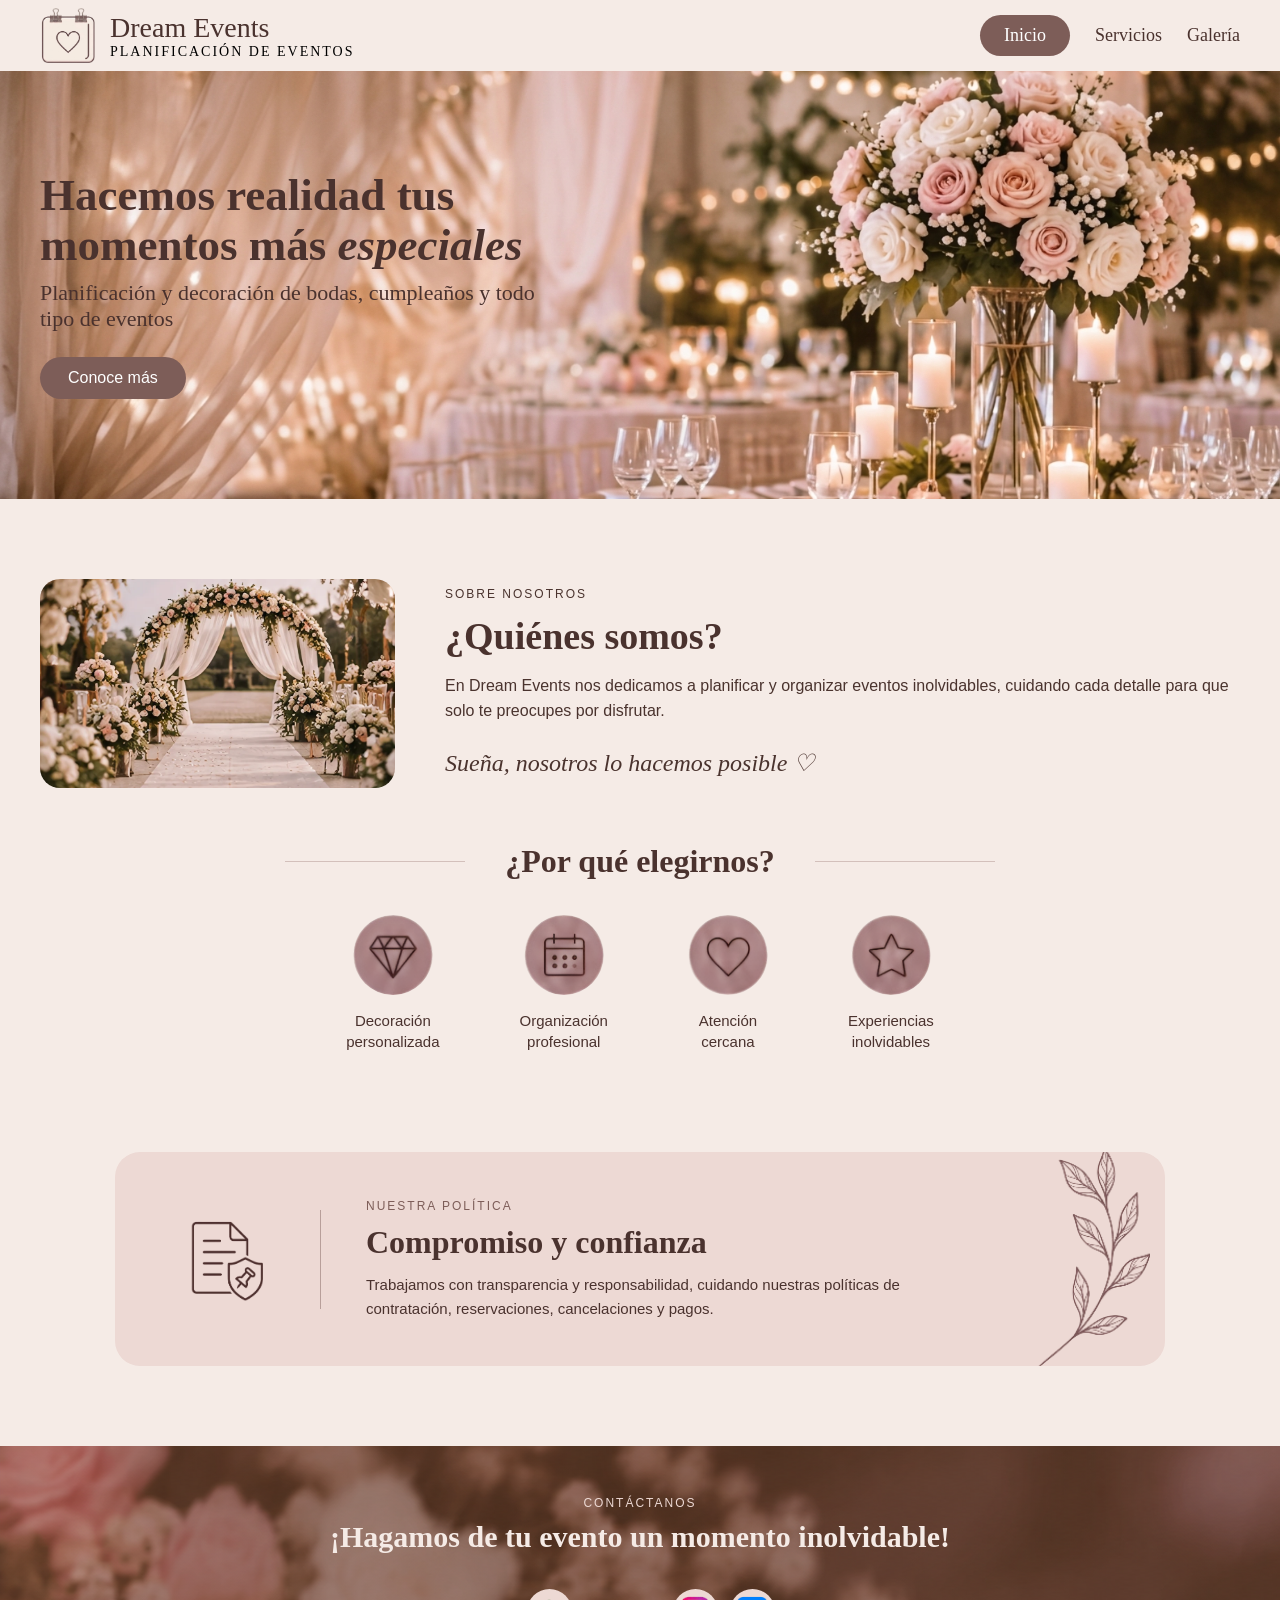
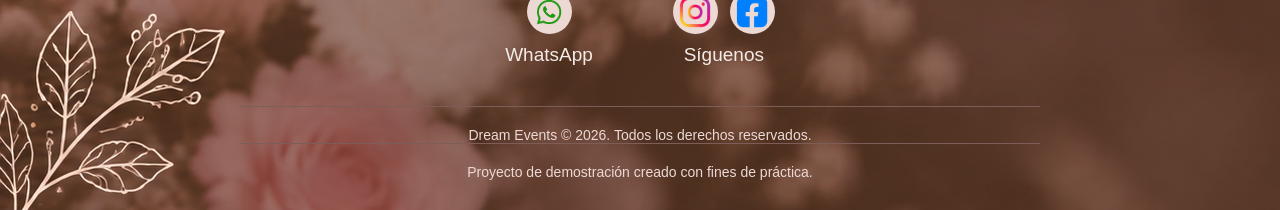
<file: index.html>
<!DOCTYPE html>
<html lang="es">
<head>
    <meta charset="UTF-8">
    <meta name="viewport" content="width=device-width, initial-scale=1.0">
    <meta name="description" content="Planificación y decoración de bodas, cumpleaños y eventos especiales. Atención personalizada. ¡Cotiza tu evento por WhatsApp!">
    <meta property="og:title" content="Dream Events">
    <meta property="og:description" content="Visita nuestro enlace para poder acceder a toda la 
    información que debes saber para planificar tus eventos más especiales">
    <meta property="og:image" content="https://i.postimg.cc/x1cxjT02/img-banner.jpg">
    <meta property="og:url" content="https://crismely-baez.github.io/Dream-Events/">
    <meta name="google-site-verification" content="7ms36L4c7AofAOpZBSWdG74jmXTn4gAqBpUHyCl5rnc" />
    <title>Dream Events</title>
    <link rel="stylesheet" href="index.css">
    <link rel="icon" type="image/png" href="img/logo.png">
    <link rel="apple-touch-icon" href="img/logo.png">
</head>
<body>
    <header class="menu">
        <div class="marca">
            <div class="logo-menu">
                <img src="img/logo.png" alt="Logo de Dream Events">
            </div>

            <div class="text-menu">
                <p class="titulo-logo">Dream Events</p>
                <p class="subtitulo-logo">PLANIFICACIÓN DE EVENTOS</p>
            </div>
        </div>

        <nav class="contenedor-enlaces">
            <a href="index.html" class="activo">Inicio</a>
            <a href="servicios.html">Servicios</a>
            <a href="galeria.html">Galería</a>
        </nav>
    </header>

    <main>
    <section class="banner">
        <div class="contenido-portada">
            <h1>Hacemos realidad tus momentos más <span class="destacado">especiales</span></h1>
            <p>Planificación y decoración de bodas, cumpleaños y todo tipo de eventos</p>
            <a href="servicios.html" class="btn">Conoce más</a>
        </div>
    </section>

    <section class="nosotros">
        <div class="nosotros-img">
            <img src="img/foto-nosotros.webp" alt="Arco floral decorado para boda">
        </div>

        <div class="nosotros-text">
            <p class="subtitulo-nosotros">SOBRE NOSOTROS</p>
            <h2>¿Quiénes somos?</h2>
            <p>En Dream Events nos dedicamos a planificar y organizar eventos inolvidables, cuidando cada detalle para que solo te preocupes por disfrutar.</p>
            <p class="frase-firma">Sueña, nosotros lo hacemos posible ♡</p>
        </div>
    </section>

    <section class="elegirnos">
        <h2>¿Por qué elegirnos?</h2>

        <div class="contenedor-beneficios">
            <div class="beneficio">
               <div class="icono-beneficio">
                <img src="img/diamante.png" alt="Icono de diamante">
               </div> 
               <p>Decoración <br>personalizada</p>
            </div>

        <div class="beneficio">
            <div class="icono-beneficio">
                <img src="img/calendario.png" alt="Icono de calendario">
            </div>
            <p>Organización <br>profesional</p>
        </div>

        <div class="beneficio">
            <div class="icono-beneficio">
                <img src="img/corazon.png" alt="Icono de corazón">
            </div>
            <p>Atención <br>cercana</p>
        </div>

        <div class="beneficio">
            <div class="icono-beneficio">
                <img src="img/estrella.png" alt="Icono de estrella">
            </div>
            <p>Experiencias <br>inolvidables</p>
        </div>
        </div>
    </section>

    <section class="politicas">
        <div class="tarjeta-politicas">
            <div class="politicas-icono">
                <img src="img/politicas.png" alt="Icono de documento">
            </div>


            <div class="politicas-texto">
                <p class="subtitulo-politicas">NUESTRA POLÍTICA</p>
                <h2>Compromiso y confianza</h2>
                <p>Trabajamos con transparencia y responsabilidad, cuidando nuestras políticas de contratación, reservaciones, 
                    cancelaciones y pagos.</p>
            </div>

            <div class="foto-palmera">
                <img src="img/palmera.png" alt="Ilustración de palmera">
            </div>
        </div>

    </section>
    </main>

    <footer class="footer">
    <p class="subtitulo-footer">CONTÁCTANOS</p>
    <h2>¡Hagamos de tu evento un momento inolvidable!</h2>

    <div class="redes-footer">
        <!-- Grupo de WhatsApp -->
        <div class="grupo-red">
            <a href="https://wa.me/18090000000" target="_blank" class="circulo-red">
                <img src="img/whatsapp.png" alt="WhatsApp">
            </a>
            <p>WhatsApp</p>
        </div>

        <!-- Grupo de Instagram y Facebook -->
        <div class="grupo-red">
            <div class="dos-iconos">
                <a href="https://instagram.com" target="_blank" class="circulo-red">
                    <img src="img/instagram.png" alt="Instagram">
                </a>
                <a href="https://facebook.com" target="_blank" class="circulo-red">
                    <img src="img/facebook.png" alt="Facebook">
                </a>
            </div>
            <p>Síguenos</p>
        </div>
    </div>

    <p class="copyright">Dream Events © 2026. Todos los derechos reservados.</p>
    <p class="copyright">Proyecto de demostración creado con fines de práctica.</p>
</footer>
</body>
</html>
</file>
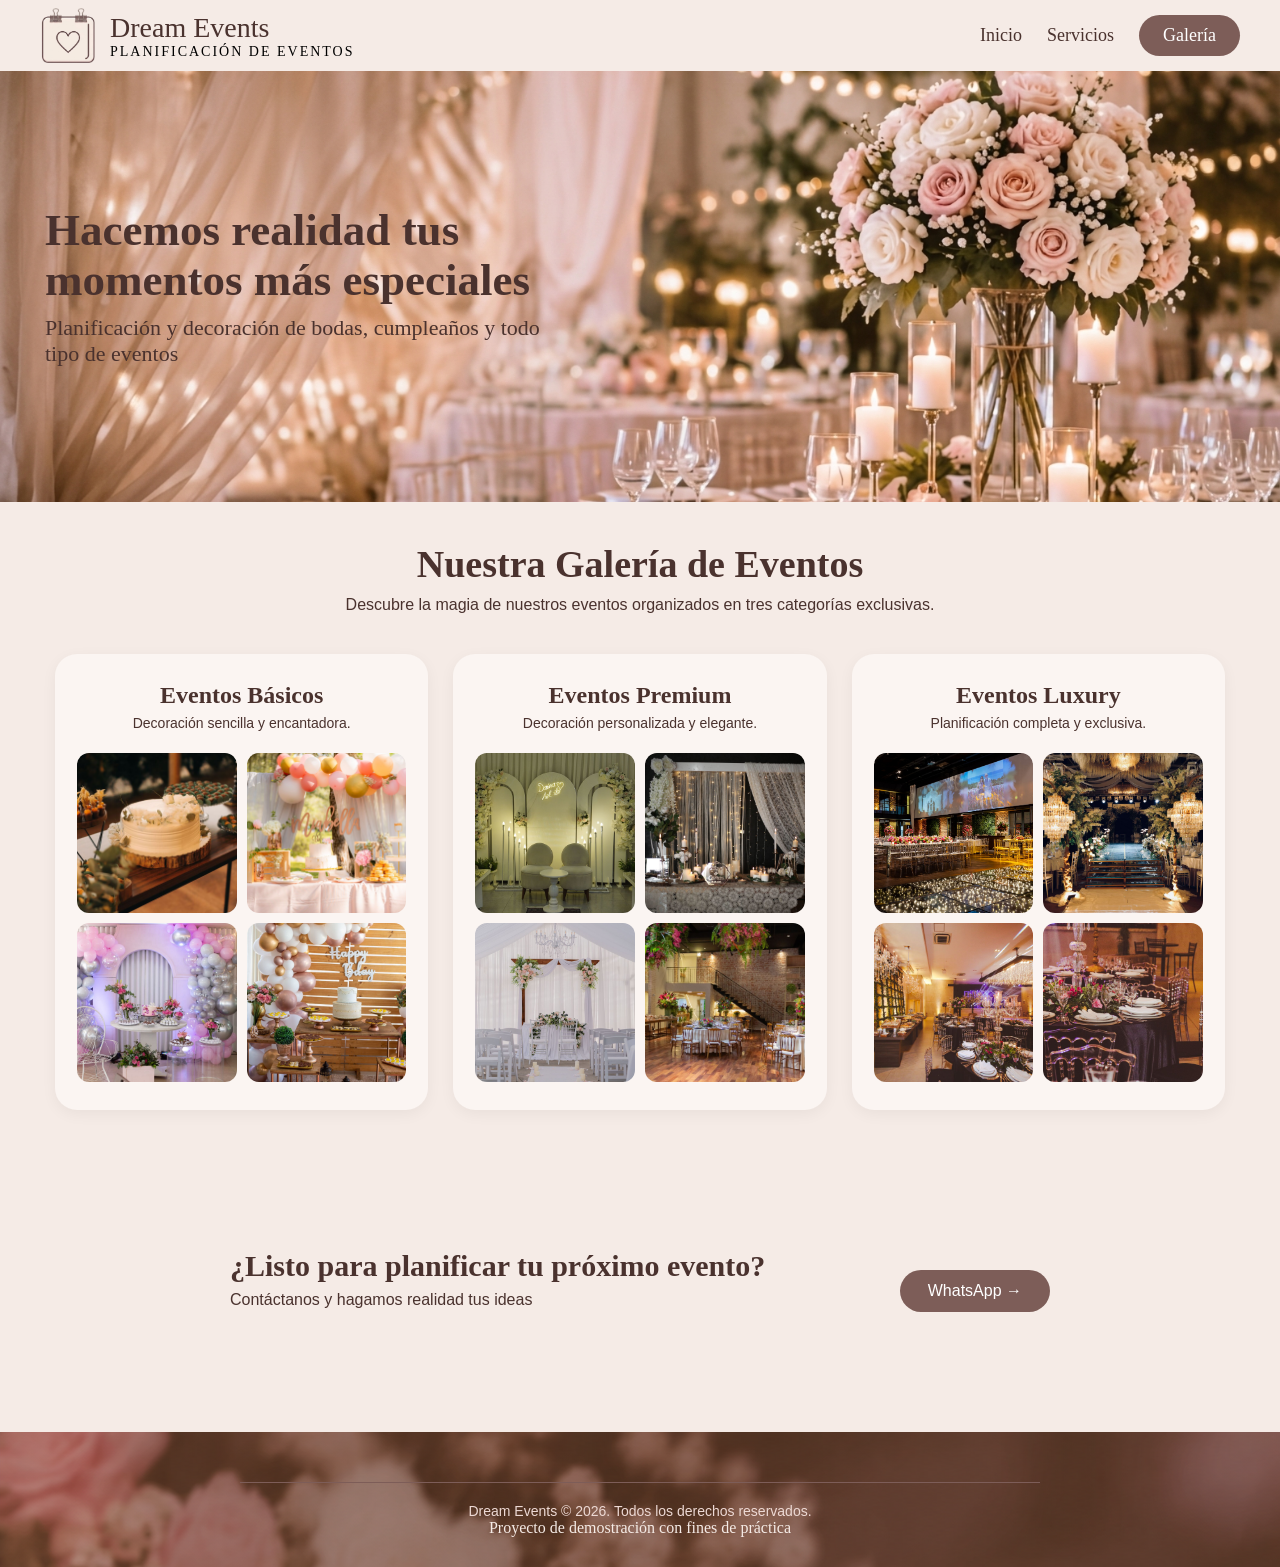
<file: galeria.html>
<!DOCTYPE html>
<html lang="es">
<head>
    <meta charset="UTF-8">
    <meta name="viewport" content="width=device-width, initial-scale=1.0">
    <meta name="description" content="Mira la galería de Dream Events: bodas, cumpleaños y celebraciones que hemos decorado con dedicación. ¡Inspírate para tu evento!">
    <meta property="og:title" content="Galería | Dream Events">
    <meta property="og:description" content="Visita nuestro enlace para fotos de eventos que hemos realizado">
    <meta property="og:image" content="https://i.postimg.cc/x1cxjT02/img-banner.jpg">
    <meta property="og:url" content="https://crismely-baez.github.io/Dream-Events/">
    <title>Galería de eventos y decoraciones | Dream Events </title>
    <link rel="stylesheet" href="galeria.css">
    <link rel="icon" type="image/png" href="img/logo.png">
    <link rel="apple-touch-icon" href="img/logo.png">
</head>
<body>
    <header class="menu">
        <div class="marca">
            <div class="logo-menu">
                <img src="img/logo.png" alt="Logo de Dream Events">
            </div>

            <div class="text-menu">
                <p class="titulo-logo">Dream Events</p>
                <p class="subtitulo-logo">PLANIFICACIÓN DE EVENTOS</p>
            </div>
        </div>

        <nav class="contenedor-enlaces">
            <a href="index.html">Inicio</a>
            <a href="servicios.html">Servicios</a>
            <a href="galeria.html" class="activo">Galería</a>
        </nav>
    </header>

    <main>
        <section class="banner">
        <div class="contenido-portada">
            <h1>Hacemos realidad tus momentos más <span class="destacado">especiales</span></h1>
            <p>Planificación y decoración de bodas, cumpleaños y todo tipo de eventos</p>
        </div>
        </section>

        <section class="galeria">
        <h1>Nuestra Galería de Eventos</h1>
        <p class="subtitulo-galeria">Descubre la magia de nuestros eventos organizados en tres categorías exclusivas.</p>

        <div class="contenedor-galeria">
            <!-- Tarjeta 1: Básicos -->
            <div class="tarjeta-categoria">
                <h2>Eventos Básicos</h2>
                <p>Decoración sencilla y encantadora.</p>
                <div class="mosaico-fotos">
                    <img src="img/paquete-basico/foto1.jpg" alt="Evento básico 1">
                    <img src="img/paquete-basico/foto2.jpg" alt="Evento básico 2">
                    <img src="img/paquete-basico/foto3.jpg" alt="Evento básico 3">
                    <img src="img/paquete-basico/foto4.jpg" alt="Evento básico 4">
                </div>
            </div>

            <!-- Tarjeta 2: Premium -->
            <div class="tarjeta-categoria">
                <h2>Eventos Premium</h2>
                <p>Decoración personalizada y elegante.</p>
                <div class="mosaico-fotos">
                    <img src="img/paquete-premium/foto1.jpg" alt="Evento premium 1">
                    <img src="img/paquete-premium/foto2.jpg" alt="Evento premium 2">
                    <img src="img/paquete-premium/foto3.jpg" alt="Evento premium 3">
                    <img src="img/paquete-premium/foto4.jpg" alt="Evento premium 4">
                </div>
            </div>

            <!-- Tarjeta 3: Luxury -->
            <div class="tarjeta-categoria">
                <h2>Eventos Luxury</h2>
                <p>Planificación completa y exclusiva.</p>
                <div class="mosaico-fotos">
                    <img src="img/paquete-luxury/foto1.jpg" alt="Evento luxury 1">
                    <img src="img/paquete-luxury/foto2.jpg" alt="Evento luxury 2">
                    <img src="img/paquete-luxury/foto3.jpg" alt="Evento luxury 3">
                    <img src="img/paquete-luxury/foto4.jpg" alt="Evento luxury 4">
                </div>
            </div>
        </div>
    </section>

    <section class="cta-evento">
            <div class="caja-cta">
                <div class="textos-cta">
                    <h2>¿Listo para planificar tu próximo evento?</h2>
                    <p>Contáctanos y hagamos realidad tus ideas</p>
                </div>
                <a href="https://wa.me/18090000000" target="_blank" class="btn">WhatsApp →</a>
            </div>


        </section>
</main>

<footer class="footer">
        <p class="copyright">Dream Events © 2026. Todos los derechos reservados.</p>
        <p>Proyecto de demostración con fines de práctica</p>
    </footer>
    
</body>
</html>
</file>
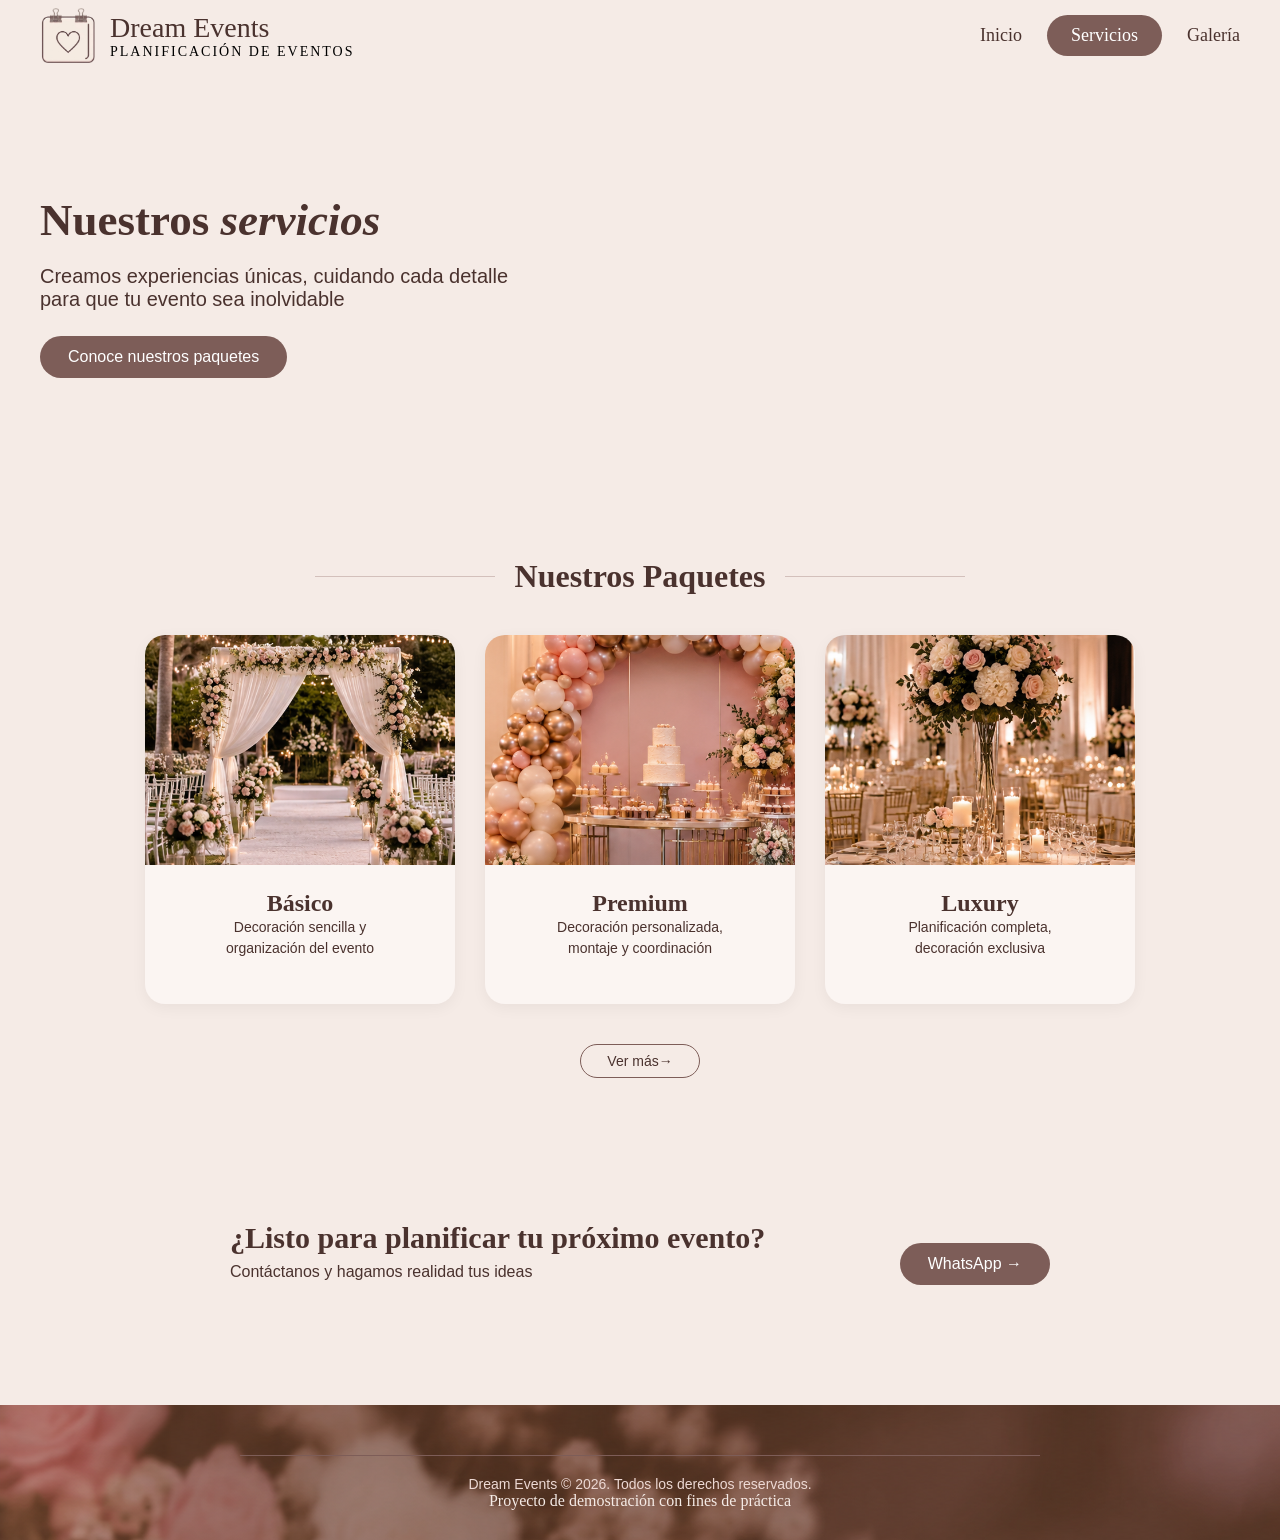
<file: servicios.html>
<!DOCTYPE html>
<html lang="es">
<head>
    <meta charset="UTF-8">
    <meta name="viewport" content="width=device-width, initial-scale=1.0">
    <meta name="description" content="Conoce los paquetes de decoración de Dream Events: Básico, Premium y Luxury. Elige el ideal para tu boda, cumpleaños o evento.">
    <meta property="og:title" content="Nuestros servicios | Dream Events">
    <meta property="og:description" content="Visita nuestro enlace para conocer nuestros paquetes de servicios, desde Básico hasta Luxury">
    <meta property="og:image" content="https://i.postimg.cc/x1cxjT02/img-banner.jpg">
    <meta property="og:url" content="https://crismely-baez.github.io/Dream-Events/">
    <title>Paquetes de decoración para eventos | Dream Events</title>
    <link rel="stylesheet" href="servicios.css">
    <link rel="icon" type="image/png" href="img/logo.png">
    <link rel="apple-touch-icon" href="img/logo.png">
</head>
<body>
    <header class="menu">
        <div class="marca">
            <div class="logo-menu">
                <img src="img/logo.png" alt="Logo de Dream Events">
            </div>

            <div class="text-menu">
                <p class="titulo-logo">Dream Events</p>
                <p class="subtitulo-logo">PLANIFICACIÓN DE EVENTOS</p>
            </div>
        </div>

        <nav class="contenedor-enlaces">
            <a href="index.html">Inicio</a>
            <a href="servicios.html" class="activo">Servicios</a>
            <a href="galeria.html">Galería</a>
        </nav>
    </header>

    <main>
        <section class="banner-servicios">
            <video src="img/video_header.mp4" autoplay muted loop playsinline></video>

            <div class="contenido-banner">
                <h1>Nuestros <span class="destacado">servicios</span></h1>
                <p>Creamos experiencias únicas, cuidando cada detalle para que tu evento sea inolvidable</p>
                <a href="#paquetes" class="btn">Conoce nuestros paquetes</a>
            </div>

        </section>

        <section class="paquetes" id="paquetes">
            <h2>Nuestros Paquetes</h2>

            <div class="contenedor-paquetes">
                <div class="tarjeta-paquete">
                    <img src="img/paquete1.png" alt="Foto de paquete básico">
                    <div class="info-paquete">
                        <h3>Básico</h3>
                        <p>Decoración sencilla y <br>organización del evento</p>
                    </div>
                </div>

                    <div class="tarjeta-paquete">
                        <img src="img/paquete2.png" alt="Foto de paquete premiun">
                        <div class="info-paquete">
                            <h3>Premium</h3>
                            <p>Decoración personalizada, <br>montaje y coordinación</p>
                        </div>
                    </div>

                    <div class="tarjeta-paquete">
                        <img src="img/paquete3.png" alt="Foto de paquete luxury">
                        <div class="info-paquete">
                            <h3>Luxury</h3>
                            <p>Planificación completa, <br>decoración exclusiva</p>
                        </div>
                    </div>
            </div>
            <a href="galeria.html" class="btn-paquete">Ver más→</a>
        </section>

        <section class="cta-evento">
            <div class="caja-cta">
                <div class="textos-cta">
                    <h2>¿Listo para planificar tu próximo evento?</h2>
                    <p>Contáctanos y hagamos realidad tus ideas</p>
                </div>
                <a href="https://wa.me/18090000000" target="_blank" class="btn">WhatsApp →</a>
            </div>


        </section>
    </main>

    <footer class="footer">
        <p class="copyright">Dream Events © 2026. Todos los derechos reservados.</p>
        <p>Proyecto de demostración con fines de práctica</p>
    </footer>
</body>
</html>
</file>
<file: index.css>
* { /* Esto aplica a absolutamente todos los elementos de la página */
    margin: 0; /* Quita los espacios por fuera que los navegadores ponen solos */
    padding: 0; /* Quita los espacios de relleno por dentro que vienen por defecto */
    box-sizing: border-box; /* Hace que los bordes y rellenos no agranden el tamaño final de las cajas */
}

body { /* Estilos generales para toda la página */
    background-color: #f5ebe6; /* Pinta todo el fondo de un color crema rosado suave */
}

.menu { /* Barra superior donde van el logo y los enlaces */
    background-color: #f5ebe6; /* Le da el mismo fondo crema rosado a la barra */
    display: flex; /* Pone el logo y los enlaces uno al lado del otro en fila */
    justify-content: space-between; /* Empuja el logo hacia la izquierda y los enlaces hacia la derecha */
    align-items: center; /* Centra todo a la misma altura */
    padding: 8px 40px; /* Deja espacio interno de 8px arriba/abajo y 40px a los lados */
    position: sticky; /* Hace que el menú se quede pegado cuando bajas la página */
    top: 0; /* Le indica que se quede pegado justo en el borde de arriba (0 píxeles) */
    z-index: 1000; /* Asegura que el menú siempre pase POR ENCIMA de las fotos y tarjetas al bajar */
}

.marca { /* Caja que agrupa el dibujo del logo y el nombre de la empresa */
    display: flex; /* Pone el dibujo del logo al lado del texto */
    align-items: center; /* Alinea el dibujo y el texto al centro de altura */
    gap: 15px; /* Deja una separación de 15px entre el dibujo y el nombre */
}

.logo-menu img { /* Imagen del logo en el menú */
    width: 55px; /* Le da un ancho fijo de 55 píxeles */
    display: block; /* Evita un pequeño espacio fantasma que suele quedar debajo de las fotos */
}

.titulo-logo { /* Nombre principal de la marca */
    margin: 0; /* Quita espacios extra alrededor del título */
    color: #4a322e; /* Pinta las letras de color marrón oscuro */
    font-size: 28px; /* Define un tamaño grande para la letra */
}

.subtitulo-logo { /* Texto pequeño debajo del nombre de la marca */
    font-size: 14px; /* Define un tamaño de letra pequeño */
    letter-spacing: 2px; /* Separa un poco las letras entre sí para que se vea elegante */
}

.contenedor-enlaces { /* Caja que guarda los botones de navegación */
    display: flex; /* Pone los enlaces en fila horizontal */
    align-items: center; /* Los alinea verticalmente al centro */
    gap: 25px; /* Deja 25px de espacio entre cada enlace */
}

.contenedor-enlaces a { /* Estilo de cada palabra o enlace del menú */
    text-decoration: none; /* Quita la línea subrayada típica de los enlaces */
    color: #4a322e; /* Pinta las letras de marrón oscuro */
    font-size: 18px; /* Define el tamaño del texto del menú */
}

.contenedor-enlaces a.activo { /* Estilo especial para el botón de la página en la que estamos ahora */
    background-color: #7d5d58; /* Le pone un fondo marrón rosado */
    color: white; /* Cambia el color de la letra a blanco */
    padding: 10px 24px; /* Crea espacio alrededor del texto para que parezca un botón */
    border-radius: 25px; /* Redondea las esquinas para darle forma de píldora */
}

.banner { /* Sección grande de portada con foto de fondo */
    background-image: url(img/img-banner.jfif); /* Carga la fotografía que va de fondo */
    background-size: cover; /* Ajusta la foto para que cubra toda la caja sin deformarse */
    background-position: center; /* Centra la foto para que siempre se vea la parte principal */
    padding: 100px 40px; /* Da bastante altura arriba/abajo (100px) y espacio a los lados (40px) */
}

.contenido-portada { /* Caja que contiene los textos encima de la foto de portada */
    max-width: 500px; /* Limita el ancho del texto para que no tape toda la fotografía */
}

.contenido-portada h1 { /* Título principal de la portada */
    color: #4a322e;
    font-size: 45px;
    line-height: 1.1;
    margin-bottom: 10px;
}

.contenido-portada p { /* Párrafo descriptivo debajo del título de portada */
    font-size: 22px; /* Define un tamaño de letra mediano-grande */
    color: #4a322e;
}

.btn { /* Botón principal de acción */
    display: inline-block; /* Permite darle medidas y espacios como una caja sin ocupar todo el ancho */
    background-color: #7d5d58; /* Pinta el botón de marrón rosado */
    color: white; /* Pone las letras del botón en blanco */
    text-decoration: none; /* Quita el subrayado del enlace */
    padding: 12px 28px; /* Da grosor y ancho interno al botón */
    border-radius: 25px; /* Redondea completamente los bordes del botón */
    font-family: sans-serif; /* Usa letra limpia y moderna */
    margin-top: 25px; /* Separa el botón del texto que tiene arriba */
    cursor: pointer; /* Cambia la flecha del mouse por una manito al pasar por encima */
    transition: background-color 0.3s ease; /* Hace que el cambio de color sea suave y no de golpe */
}

.btn:hover { /* Qué pasa cuando el usuario pasa el mouse encima del botón */
    background-color: #4a322e; /* Oscurece el color del botón */
}

.destacado { /* Palabras resaltadas dentro de un texto */
    font-style: italic; /* Inclina las letras en cursiva */
}

.nosotros { /* Sección "Sobre nosotros" */
    display: flex; /* Pone la foto a un lado y el texto al otro */
    align-items: center; /* Centra verticalmente la foto con respecto al texto */
    justify-content: center; /* Centra todo el bloque en medio de la pantalla */
    gap: 50px; /* Deja una separación de 50px entre la foto y el texto */
    padding: 80px 40px 20px 40px; /* Espacios internos: 80px arriba, 40px derecha, 20px abajo, 40px izquierda */
}

.nosotros-img img { /* Fotografía de la sección Nosotros */
    width: 450px; /* Le da un ancho de 450 píxeles */
    max-width: 100%; /* Evita que la foto se salga de la pantalla si el celular es más angosto */
    border-radius: 20px; /* Redondea las cuatro esquinas de la foto */
    display: block; /* Elimina espacios vacíos debajo de la imagen */
}

.subtitulo-nosotros { /* Etiqueta pequeña arriba del título "Nosotros" */
    font-family: sans-serif; /* Tipo de letra limpio */
    font-size: 12px; /* Letra pequeña */
    letter-spacing: 2px; /* Separa las letras para darle estilo */
    color: #7d5d58; /* Color marrón rosado suave */
    margin-bottom: 10px; /* Deja 10px de aire debajo antes del título */
}

.nosotros-text h2 { /* Título principal de la sección Nosotros */
    color: #4a322e; /* Color marrón oscuro */
    font-size: 38px; /* Tamaño grande */
    margin-top: 0; /* Sin espacio extra arriba */
    margin-bottom: 15px; /* Deja 15px de espacio antes del párrafo */
}

.nosotros-text p { /* Párrafo de historia en Nosotros */
    font-family: sans-serif; /* Tipo de letra limpio y fácil de leer */
    color: #4a332e; /* Color marrón oscuro */
    line-height: 1.6; /* Aumenta el espacio entre renglones para leer con comodidad */
}

.nosotros-text .frase-firma { /* Frase decorativa al final de Nosotros */
    font-family: cursive; /* Usa un estilo de letra manuscrita */
    font-style: italic; /* Inclina un poco la letra */
    font-size: 24px; /* Tamaño mediano */
    margin-top: 20px; /* La separa 20px del párrafo anterior */
}

.elegirnos { /* Sección "¿Por qué elegirnos?" */
    padding: 20px 40px 60px 40px; /* Espacios alrededor de la sección (arriba, derecha, abajo, izquierda) */
    text-align: center; /* Centra todos los textos de esta sección */
}

.elegirnos h2 { /* Título "¿Por qué elegirnos?" */
    color: #4a322e; /* Color marrón oscuro */
    font-size: 32px; /* Tamaño grande */
    margin-top: 15px; /* Espacio arriba */
    margin-bottom: 35px; /* Espacio abajo antes de los íconos */
    display: flex; /* Permite poner las líneas decorativas a los lados del título */
    align-items: center; /* Alinea las líneas exactamente a la mitad de altura del texto */
    justify-content: center; /* Centra el título y sus líneas */
    gap: 40px; /* Deja 40px de espacio entre el texto y las líneas laterales */
}

.elegirnos h2::before, .elegirnos h2::after { /* Crea las dos líneas decorativas a izquierda y derecha del título */
    content: ""; /* Necesario para que el navegador dibuje el adorno aunque no tenga texto */
    width: 180px; /* Largo de cada línea */
    height: 1px; /* Grosor muy fino de 1 píxel */
    background-color: #d3c0bb; /* Color rosado grisáceo suave para las líneas */
}

.contenedor-beneficios { /* Caja que agrupa los 4 íconos de beneficios */
    display: flex; /* Coloca los 4 beneficios en fila horizontal */
    justify-content: center; /* Los centra en la página */
    gap: 80px; /* Deja 80px de separación entre cada beneficio */
}

.beneficio { /* Cada columna individual con su círculo y su texto */
    display: flex; /* Activa el acomodo ordenado */
    flex-direction: column; /* Pone el círculo arriba y el texto debajo en columna */
    align-items: center; /* Centra el texto justo debajo del círculo */
}

.icono-beneficio { /* Marco circular de cada ícono */
    width: 80px; /* Ancho del círculo */
    height: 80px; /* Alto del círculo */
    border-radius: 50%; /* Convierte el cuadrado en un círculo perfecto */
    overflow: hidden; /* Recorta cualquier esquina de la imagen que sobresalga del círculo */
}

.icono-beneficio img { /* Imagen dentro del círculo */
    width: 100%; /* Ocupa todo el ancho del círculo */
    height: 100%; /* Ocupa todo el alto del círculo */
    object-fit: cover; /* Ajusta la imagen para llenar el círculo sin aplastarse */
}

.beneficio p { /* Texto debajo de cada círculo */
    margin-top: 15px; /* Separa el texto 15px del círculo */
    font-family: sans-serif; /* Tipo de letra limpio */
    color: #4a322e; /* Color marrón oscuro */
    font-size: 15px; /* Tamaño de letra cómodo */
    line-height: 1.4; /* Espacio entre renglones */
}

.politicas { /* Espacio exterior que rodea la tarjeta de políticas */
    padding: 40px 40px 80px 40px; /* Deja aire arriba, a los lados y bastante espacio abajo */
}

.tarjeta-politicas { /* Caja rosada redondeada de políticas */
    background-color: #edd9d4; /* Color de fondo rosado pastel */
    max-width: 1050px; /* Ancho máximo para que no se estire demasiado en pantallas gigantes */
    margin: 0 auto; /* Centra la tarjeta automáticamente en medio de la página */
    border-radius: 25px; /* Redondea las esquinas de la tarjeta */
    padding: 45px 60px; /* Espacio interno para que el contenido no toque los bordes */
    display: flex; /* Pone el ícono del documento al lado del texto */
    align-items: center; /* Centra verticalmente el ícono y el texto */
    gap: 45px; /* Deja 45px entre el ícono y el texto */
    position: relative; /* Sirve de referencia para que la palmera se ubique respecto a esta tarjeta */
    overflow: hidden; /* Recorta cualquier parte de la palmera que intente salirse de los bordes */
}

.politicas-icono { /* Caja del ícono del documento */
    border-right: 1px solid #b89f9a; /* Dibuja la línea vertical divisoria a la derecha del ícono */
    padding-right: 45px; /* Deja 45px entre el ícono y esa línea vertical */
}

.politicas-icono img { /* Dibujo del documento */
    width: 100px; /* Le da un ancho de 100 píxeles */
    display: block; /* Quita espacios extra debajo del dibujo */
}

.politicas-texto { /* Caja con los textos de políticas */
    max-width: 650px; /* Limita el ancho de los párrafos */
    padding-right: 90px; /* Deja espacio libre a la derecha para que el texto nunca choque con la palmera */
}

.politicas-texto p { /* Párrafo explicativo de políticas */
    font-family: sans-serif; /* Letra limpia */
    color: #4a322e; /* Color marrón oscuro */
    font-size: 15px; /* Tamaño de letra mediano */
    line-height: 1.6; /* Espacio cómodo entre renglones */
    margin: 0; /* Sin márgenes extra */
}

.politicas-texto .subtitulo-politicas { /* Etiqueta pequeña "NUESTRA POLÍTICA" */
    font-size: 12px; /* Tamaño pequeño */
    letter-spacing: 2px; /* Separa las letras */
    color: #7d5d58; /* Color marrón rosado */
    margin-bottom: 8px; /* Espacio debajo antes del título */
}

.politicas-texto h2 { /* Título "Compromiso y confianza" */
    color: #4a322e; /* Color marrón oscuro */
    font-size: 32px; /* Tamaño grande */
    margin: 0 0 12px 0; /* Deja 12px de espacio debajo antes del párrafo */
}

.foto-palmera { /* Caja que sostiene la ilustración de la rama o palmera */
    position: absolute; /* Permite mover la palmera libremente dentro de la tarjeta sin empujar el texto */
    right: 15px; /* La pega a 15px del borde derecho */
    bottom: 0; /* La apoya justo en el borde inferior de la tarjeta */
    width: 125px; /* Define el ancho de la ilustración */
}

.foto-palmera img { /* Imagen de la palmera */
    width: 100%; /* Hace que la imagen ocupe todo el ancho de su caja (125px) */
    height: auto; /* Calcula la altura sola para que no se vea estirada ni aplastada */
    display: block; /* Elimina espacios vacíos debajo */
}

.footer { /* Caja principal del pie de página */
    background-image: url(img/foto-footer.png);
    color: #f5ebe6; /* Pinta las letras de color crema suave */
    text-align: center; /* Centra todos los textos */
    padding: 50px 20px 30px 20px; /* Deja espacio arriba, a los lados y abajo */
}

.subtitulo-footer { /* Texto pequeño "CONTÁCTANOS" */
    font-family: sans-serif; /* Tipo de letra limpio */
    font-size: 12px; /* Letra pequeña */
    letter-spacing: 2px; /* Separa un poco las letras */
    color: #edd9d4; /* Color rosado claro */
    margin-bottom: 10px; /* Espacio debajo antes del título */
}

.footer h2 { /* Frase principal del pie de página */
    font-size: 30px; /* Tamaño grande */
    margin-bottom: 35px; /* Espacio debajo antes de los botones */
}

.redes-footer { /* Caja que junta WhatsApp y Síguenos */
    display: flex; /* Pone ambos grupos uno al lado del otro */
    justify-content: center; /* Los centra en medio de la pantalla */
    gap: 80px; /* Deja espacio entre WhatsApp y Síguenos */
    margin-bottom: 40px; /* Espacio debajo antes de la línea final */
}

.grupo-red { /* Columna de cada red (círculo arriba y palabra abajo) */
    display: flex; /* Activa el orden */
    flex-direction: column; /* Pone el círculo arriba y el texto debajo */
    align-items: center; /* Centra el texto debajo del círculo */
    gap: 10px; /* Separa el círculo del texto */
    font-family: sans-serif; /* Letra limpia */
    font-size: 14px; /* Tamaño mediano-pequeño */
}

.grupo-red p {
    font-size: 19px;
}

.dos-iconos { /* Caja para juntar Instagram y Facebook */
    display: flex; /* Los pone uno al lado del otro */
    gap: 12px; /* Separa un poco ambos círculos */
}

.circulo-red { /* Cada círculo rosado */
    width: 45px; /* Ancho del círculo */
    height: 45px; /* Alto del círculo */
    background-color: #edd9d4; /* Color rosado pastel */
    border-radius: 50%; /* Lo convierte en un círculo */
    display: flex; /* Permite centrar el ícono adentro */
    align-items: center; /* Centra el ícono verticalmente */
    justify-content: center; /* Centra el ícono horizontalmente */
}

.circulo-red img { /* Imagen dentro del círculo */
    width: 40px; /* Ancho del dibujo */
    height: 40px; /* Alto del dibujo */
    display: block; /* Quita espacios extra */
}

.copyright { /* Texto final de derechos reservados */
    font-family: sans-serif; /* Letra limpia */
    font-size: 14px; /* Letra pequeña */
    color: #edd9d4; /* Color rosado claro */
    border-top: 1px solid #7d5d58; /* Dibuja una línea fina encima del texto */
    padding-top: 20px; /* Separa el texto de esa línea */
    max-width: 800px; /* Hace que la línea no llegue hasta los bordes de la pantalla */
    margin: 0 auto; /* Centra la línea y el texto */
}

/* =========================================
   DISEÑO RESPONSIVO - INICIO
   ========================================= */
@media (max-width: 768px) {

    /* Menú apilado y sin bloquear pantalla al bajar */
    .menu {
        flex-direction: column;
        gap: 12px;
        padding: 15px 20px;
        position: static;
    }

    .marca {
        gap: 10px;
    }

    .titulo-logo {
        font-size: 22px;
    }

    .subtitulo-logo {
        font-size: 11px;
    }

    .contenedor-enlaces {
        gap: 15px;
        flex-wrap: wrap;
        justify-content: center;
    }

    .contenedor-enlaces a {
        font-size: 16px;
    }

    .contenedor-enlaces a.activo {
        padding: 8px 18px;
    }

    /* Portada */
    .banner {
        padding: 60px 20px;
    }

    .contenido-portada h1 {
        font-size: 32px;
    }

    .contenido-portada p {
        font-size: 18px;
    }

    /* Sección Nosotros: imagen arriba, texto abajo */
    .nosotros {
        flex-direction: column;
        text-align: center;
        padding: 45px 20px 20px 20px;
        gap: 25px;
    }

    .nosotros-text h2 {
        font-size: 28px;
    }

    /* Sección ¿Por qué elegirnos? */
    .elegirnos {
        padding: 20px 20px 45px 20px;
    }

    .elegirnos h2 {
        font-size: 25px;
        gap: 12px;
    }

    .elegirnos h2::before,
    .elegirnos h2::after {
        width: 45px;
    }

    .contenedor-beneficios {
        flex-direction: column;
        gap: 25px;
    }

    /* Tarjeta de Políticas */
    .politicas {
        padding: 20px 20px 50px 20px;
    }

    .tarjeta-politicas {
        flex-direction: column;
        text-align: center;
        padding: 30px 20px;
        gap: 20px;
    }

    .politicas-icono {
        border-right: none;
        border-bottom: 1px solid #b89f9a;
        padding-right: 0;
        padding-bottom: 20px;
    }

    .politicas-texto {
        padding-right: 0;
    }

    .politicas-texto h2 {
        font-size: 26px;
    }

    .foto-palmera {
        width: 75px;
        opacity: 0.35;
        right: 5px;
    }

    /* Footer */
    .footer h2 {
        font-size: 24px;
    }

    .redes-footer {
        flex-direction: column;
        gap: 25px;
    }
}
</file>
<file: galeria.css>
* { /* Esto aplica a absolutamente todos los elementos de la página */
    margin: 0; /* Quita los espacios por fuera que los navegadores ponen solos */
    padding: 0; /* Quita los espacios de relleno por dentro que vienen por defecto */
    box-sizing: border-box; /* Hace que los bordes y rellenos no agranden el tamaño final de las cajas */
}

body { /* Estilos generales para toda la página */
    background-color: #f5ebe6; /* Pinta todo el fondo de un color crema rosado suave */
}

.menu { /* Barra superior donde van el logo y los enlaces */
    background-color: #f5ebe6; /* Le da el mismo fondo crema rosado a la barra */
    display: flex; /* Pone el logo y los enlaces uno al lado del otro en fila */
    justify-content: space-between; /* Empuja el logo hacia la izquierda y los enlaces hacia la derecha */
    align-items: center; /* Centra todo a la misma altura */
    padding: 8px 40px; /* Deja espacio interno de 8px arriba/abajo y 40px a los lados */
    position: sticky; /* Hace que el menú se quede pegado cuando bajas la página */
    top: 0; /* Le indica que se quede pegado justo en el borde de arriba (0 píxeles) */
    z-index: 1000; /* Asegura que el menú siempre pase POR ENCIMA de las fotos y tarjetas al bajar */
}

.marca { /* Caja que agrupa el dibujo del logo y el nombre de la empresa */
    display: flex; /* Pone el dibujo del logo al lado del texto */
    align-items: center; /* Alinea el dibujo y el texto al centro de altura */
    gap: 15px; /* Deja una separación de 15px entre el dibujo y el nombre */
}

.logo-menu img { /* Imagen del logo en el menú */
    width: 55px; /* Le da un ancho fijo de 55 píxeles */
    display: block; /* Evita un pequeño espacio fantasma que suele quedar debajo de las fotos */
}

.titulo-logo { /* Nombre principal de la marca */
    margin: 0; /* Quita espacios extra alrededor del título */
    color: #4a322e; /* Pinta las letras de color marrón oscuro */
    font-size: 28px; /* Define un tamaño grande para la letra */
}

.subtitulo-logo { /* Texto pequeño debajo del nombre de la marca */
    font-size: 14px; /* Define un tamaño de letra pequeño */
    letter-spacing: 2px; /* Separa un poco las letras entre sí para que se vea elegante */
}

.contenedor-enlaces { /* Caja que guarda los botones de navegación */
    display: flex; /* Pone los enlaces en fila horizontal */
    align-items: center; /* Los alinea verticalmente al centro */
    gap: 25px; /* Deja 25px de espacio entre cada enlace */
}

.contenedor-enlaces a { /* Estilo de cada palabra o enlace del menú */
    text-decoration: none; /* Quita la línea subrayada típica de los enlaces */
    color: #4a322e; /* Pinta las letras de marrón oscuro */
    font-size: 18px; /* Define el tamaño del texto del menú */
}

.contenedor-enlaces a.activo { /* Estilo especial para el botón de la página en la que estamos ahora */
    background-color: #7d5d58; /* Le pone un fondo marrón rosado */
    color: white; /* Cambia el color de la letra a blanco */
    padding: 10px 24px; /* Crea espacio alrededor del texto para que parezca un botón */
    border-radius: 25px; /* Redondea las esquinas para darle forma de píldora */
}

.banner { /* Sección grande de portada con foto de fondo */
    background-image: url(img/img-banner.jfif); /* Carga la fotografía que va de fondo */
    background-size: cover; /* Ajusta la foto para que cubra toda la caja sin deformarse */
    background-position: center; /* Centra la foto para que siempre se vea la parte principal */
    padding: 135px 45px; /* Da bastante altura arriba/abajo (100px) y espacio a los lados (40px) */
}

.contenido-portada { /* Caja que contiene los textos encima de la foto de portada */
    max-width: 500px; /* Limita el ancho del texto para que no tape toda la fotografía */
}

.contenido-portada h1 { /* Título principal de la portada */
    color: #4a322e;
    font-size: 45px;
    line-height: 1.1;
    margin-bottom: 10px;
}

.contenido-portada p { /* Párrafo descriptivo debajo del título de portada */
    font-size: 22px; /* Define un tamaño de letra mediano-grande */
    color: #4a322e;
}

.galeria {
    max-width: 1220px;
    margin: 0 auto;
    padding: 40px 25px 15px 25px;
    text-align: center;
}

.galeria h1 {
    color: #4a322e;
    font-size: 38px;
    margin-bottom: 10px;
}

.subtitulo-galeria {
    font-family: sans-serif;
    color: #4a322e;
    font-size: 16px;
    margin-bottom: 40px;
}

.contenedor-galeria {
    display: grid;
    grid-template-columns: repeat(auto-fit, minmax(320px, 1fr));
    gap: 25px;
}

.tarjeta-categoria {
    background-color: #fbf5f2;
    border-radius: 22px;
    padding: 28px 22px;
   box-shadow: 0 4px 15px rgba(0, 0, 0, 0.05);
}

.tarjeta-categoria h2 {
    color: #4a322e;
    font-size: 24px;
    margin-bottom: 6px;
}

.tarjeta-categoria p {
    font-family: sans-serif;
    color: #4a322e;
    font-size: 14px;
    margin-bottom: 22px;
}

.mosaico-fotos {
    display: grid;
    grid-template-columns: repeat(2, 1fr);
    gap: 10px;
}

.mosaico-fotos img {
    width: 100%;
    aspect-ratio: 1 / 1;
    object-fit: cover;
    border-radius: 12px;
    display: block;
    transition: transform 0.3 ease;
}

.mosaico-fotos img:hover {
    transform: scale(1.05);
}

.cta-evento {
    padding: 40px 80px;
    max-width: 1100px;
    margin: 35px auto;
}

.caja-cta {
    display: flex;
    justify-content: space-between;
    align-items: center;
    flex-wrap: wrap;
    gap: 20px;
    border-radius: 25px;
    padding: 45px 60px;
    background-image: linear-gradient(rgba(223, 194, 188, 0.60)), url("img/foto-footer.png");
}

.caja-cta h2 {
    color: #4a322e;
    font-size: 30px;
    margin-bottom: 8px;
}

.caja-cta p {
    font-family: sans-serif;
    color: #4a322e;
    font-size: 16px;
}

.btn { /* Botón principal de acción */
    display: inline-block; /* Permite darle medidas y espacios como una caja sin ocupar todo el ancho */
    background-color: #7d5d58; /* Pinta el botón de marrón rosado */
    color: white; /* Pone las letras del botón en blanco */
    text-decoration: none; /* Quita el subrayado del enlace */
    padding: 12px 28px; /* Da grosor y ancho interno al botón */
    border-radius: 25px; /* Redondea completamente los bordes del botón */
    font-family: sans-serif; /* Usa letra limpia y moderna */
    margin-top: 25px; /* Separa el botón del texto que tiene arriba */
    cursor: pointer; /* Cambia la flecha del mouse por una manito al pasar por encima */
    transition: background-color 0.3s ease; /* Hace que el cambio de color sea suave y no de golpe */
}

.btn:hover { /* Qué pasa cuando el usuario pasa el mouse encima del botón */
    background-color: #4a322e; /* Oscurece el color del botón */
}

.footer { /* Caja principal del pie de página */
    background-image: url(img/footer-foto.png);
    color: #f5ebe6; /* Pinta las letras de color crema suave */
    text-align: center; /* Centra todos los textos */
    padding: 50px 20px 30px 20px; /* Deja espacio arriba, a los lados y abajo */
}

.copyright { /* Texto final de derechos reservados */
    font-family: sans-serif; /* Letra limpia */
    font-size: 14px; /* Letra pequeña */
    color: #edd9d4; /* Color rosado claro */
    border-top: 1px solid #7d5d58; /* Dibuja una línea fina encima del texto */
    padding-top: 20px; /* Separa el texto de esa línea */
    max-width: 800px; /* Hace que la línea no llegue hasta los bordes de la pantalla */
    margin: 0 auto; /* Centra la línea y el texto */
}

/* =========================================
   DISEÑO RESPONSIVO - GALERÍA
   ========================================= */
@media (max-width: 768px) {

    /* Menú */
    .menu {
        flex-direction: column;
        gap: 12px;
        padding: 15px 20px;
        position: static;
    }

    .marca {
        gap: 10px;
    }

    .titulo-logo {
        font-size: 22px;
    }

    .subtitulo-logo {
        font-size: 11px;
    }

    .contenedor-enlaces {
        gap: 15px;
        flex-wrap: wrap;
        justify-content: center;
    }

    .contenedor-enlaces a {
        font-size: 16px;
    }

    .contenedor-enlaces a.activo {
        padding: 8px 18px;
    }

    /* Banner */
    .banner {
        padding: 60px 20px;
    }

    .contenido-portada h1 {
        font-size: 32px;
    }

    .contenido-portada p {
        font-size: 18px;
    }

    /* Galería en una sola columna */
    .galeria {
        padding: 30px 15px 15px 15px;
    }

    .galeria h1 {
        font-size: 28px;
    }

    .contenedor-galeria {
        grid-template-columns: 1fr;
        gap: 20px;
    }

    .tarjeta-categoria {
        padding: 22px 16px;
    }

    /* Caja rosada CTA WhatsApp */
    .cta-evento {
        padding: 20px;
        margin: 20px auto;
    }

    .caja-cta {
        flex-direction: column;
        justify-content: center;
        text-align: center;
        padding: 30px 20px;
    }

    .caja-cta h2 {
        font-size: 24px;
    }

    .caja-cta .btn {
        margin-top: 10px;
    }
}
</file>
<file: servicios.css>
* { /* Esto aplica a absolutamente todos los elementos de la página */
    margin: 0; /* Quita los espacios por fuera que los navegadores ponen solos */
    padding: 0; /* Quita los espacios de relleno por dentro que vienen por defecto */
    box-sizing: border-box; /* Hace que los bordes y rellenos no agranden el tamaño final de las cajas */
}

body { /* Estilos generales para toda la página */
    background-color: #f5ebe6; /* Pinta todo el fondo de un color crema rosado suave */
}

.menu { /* Barra superior donde van el logo y los enlaces */
    background-color: #f5ebe6; /* Le da el mismo fondo crema rosado a la barra */
    display: flex; /* Pone el logo y los enlaces uno al lado del otro en fila */
    justify-content: space-between; /* Empuja el logo hacia la izquierda y los enlaces hacia la derecha */
    align-items: center; /* Centra todo a la misma altura */
    padding: 8px 40px; /* Deja espacio interno de 8px arriba/abajo y 40px a los lados */
    position: sticky; /* Hace que el menú se quede pegado cuando bajas la página */
    top: 0; /* Le indica que se quede pegado justo en el borde de arriba (0 píxeles) */
    z-index: 1000; /* Asegura que el menú siempre pase POR ENCIMA de las fotos y tarjetas al bajar */
}

.marca { /* Caja que agrupa el dibujo del logo y el nombre de la empresa */
    display: flex; /* Pone el dibujo del logo al lado del texto */
    align-items: center; /* Alinea el dibujo y el texto al centro de altura */
    gap: 15px; /* Deja una separación de 15px entre el dibujo y el nombre */
}

.logo-menu img { /* Imagen del logo en el menú */
    width: 55px; /* Le da un ancho fijo de 55 píxeles */
    display: block; /* Evita un pequeño espacio fantasma que suele quedar debajo de las fotos */
}

.titulo-logo { /* Nombre principal de la marca */
    margin: 0; /* Quita espacios extra alrededor del título */
    color: #4a322e; /* Pinta las letras de color marrón oscuro */
    font-size: 28px; /* Define un tamaño grande para la letra */
}

.subtitulo-logo { /* Texto pequeño debajo del nombre de la marca */
    font-size: 14px; /* Define un tamaño de letra pequeño */
    letter-spacing: 2px; /* Separa un poco las letras entre sí para que se vea elegante */
}

.contenedor-enlaces { /* Caja que guarda los botones de navegación */
    display: flex; /* Pone los enlaces en fila horizontal */
    align-items: center; /* Los alinea verticalmente al centro */
    gap: 25px; /* Deja 25px de espacio entre cada enlace */
}

.contenedor-enlaces a { /* Estilo de cada palabra o enlace del menú */
    text-decoration: none; /* Quita la línea subrayada típica de los enlaces */
    color: #4a322e; /* Pinta las letras de marrón oscuro */
    font-size: 18px; /* Define el tamaño del texto del menú */
}

.contenedor-enlaces a.activo { /* Estilo especial para el botón de la página en la que estamos ahora */
    background-color: #7d5d58; /* Le pone un fondo marrón rosado */
    color: white; /* Cambia el color de la letra a blanco */
    padding: 10px 24px; /* Crea espacio alrededor del texto para que parezca un botón */
    border-radius: 25px; /* Redondea las esquinas para darle forma de píldora */
}

.banner-servicios {
    position: relative;
    overflow: hidden;
    padding: 120px 40px;
    background-color: #f5ebe6;
}

.banner-servicios video {
    position: absolute;
    top: 0;
    left: 0;
    width: 1380px;
    height: 500px;
    object-fit: cover;
    z-index: 1;
    opacity: 0.65;
}

.contenido-banner {
    position: relative;
    z-index: 2;
    max-width: 500px;
}

.contenido-banner h1 {
    color: #4a322e;
    font-size: 45px;
    line-height: 1.3;
}

.contenido-banner p {
    font-family: sans-serif;
    font-size: 20px;
    margin-top: 15px;
    color: #4a322e;
}

.destacado { /* Palabras resaltadas dentro de un texto */
    font-style: italic; /* Inclina las letras en cursiva */
}

.btn { /* Botón principal de acción */
    display: inline-block; /* Permite darle medidas y espacios como una caja sin ocupar todo el ancho */
    background-color: #7d5d58; /* Pinta el botón de marrón rosado */
    color: white; /* Pone las letras del botón en blanco */
    text-decoration: none; /* Quita el subrayado del enlace */
    padding: 12px 28px; /* Da grosor y ancho interno al botón */
    border-radius: 25px; /* Redondea completamente los bordes del botón */
    font-family: sans-serif; /* Usa letra limpia y moderna */
    margin-top: 25px; /* Separa el botón del texto que tiene arriba */
    cursor: pointer; /* Cambia la flecha del mouse por una manito al pasar por encima */
    transition: background-color 0.3s ease; /* Hace que el cambio de color sea suave y no de golpe */
}

.btn:hover { /* Qué pasa cuando el usuario pasa el mouse encima del botón */
    background-color: #4a322e; /* Oscurece el color del botón */
}

.paquetes {
    padding: 60px 40px 20px 40px;
    text-align: center;
}

.paquetes h2 {
    color: #4a322e;
    font-size: 32px;
    display: flex;
    align-items: center;
    justify-content: center;
    gap: 20px;
}

.paquetes h2::before, .paquetes h2::after {
    content: "";
    width: 180px;
    height: 1px;
    background-color: #d3c0bb;
}

.contenedor-paquetes {
    display: flex;
    justify-content: center;
    flex-wrap: wrap;
    gap: 30px;
    margin-top: 40px;
    margin-bottom: 40px;
}

.tarjeta-paquete {
    width: 310px;
    background-color: #fbf5f2;
    border-radius: 20px;
    box-shadow: 0 4px 15px rgba(0, 0, 0, 0.05);
    overflow: hidden;
}

.tarjeta-paquete img {
    width: 100%;
    height: 230px;
    object-fit: cover;
    display: block;
}

.info-paquete {
    padding: 25px 20px;
}

.info-paquete h3 {
    color: #4a322e;
    font-size: 24px;
}

.info-paquete p {
    font-family: sans-serif;
    font-size: 14px;
    color: #4a322e;
    line-height: 1.5;
    margin-bottom: 20px;
}

.btn-paquete {
    display: inline-block;
    text-decoration: none;
    background-color: transparent;
    border: 1px solid #7d5d58;
    color: #4a322e;
    font-family: sans-serif;
    font-size: 14px;
    padding: 8px 26px;
    border-radius: 25px;
    transition: 0.3s;
}

.btn-paquete:hover {
    background-color: #7d5d58;
    color: #ffffff;
}

.cta-evento {
    padding: 40px 80px;
    max-width: 1100px;
    margin: 35px auto;
}

.caja-cta {
    display: flex;
    justify-content: space-between;
    align-items: center;
    flex-wrap: wrap;
    gap: 20px;
    border-radius: 25px;
    padding: 45px 60px;
    background-image: linear-gradient(rgba(223, 194, 188, 0.60)), url("img/foto-footer.png");
}

.caja-cta h2 {
    color: #4a322e;
    font-size: 30px;
    margin-bottom: 8px;
}

.caja-cta p {
    font-family: sans-serif;
    color: #4a322e;
    font-size: 16px;
}

.footer { /* Caja principal del pie de página */
    background-image: url(img/footer-foto.png);
    color: #f5ebe6; /* Pinta las letras de color crema suave */
    text-align: center; /* Centra todos los textos */
    padding: 50px 20px 30px 20px; /* Deja espacio arriba, a los lados y abajo */
}

.copyright { /* Texto final de derechos reservados */
    font-family: sans-serif; /* Letra limpia */
    font-size: 14px; /* Letra pequeña */
    color: #edd9d4; /* Color rosado claro */
    border-top: 1px solid #7d5d58; /* Dibuja una línea fina encima del texto */
    padding-top: 20px; /* Separa el texto de esa línea */
    max-width: 800px; /* Hace que la línea no llegue hasta los bordes de la pantalla */
    margin: 0 auto; /* Centra la línea y el texto */
}

/* =========================================
   DISEÑO RESPONSIVO - SERVICIOS
   ========================================= */
@media (max-width: 768px) {

    /* Menú */
    .menu {
        flex-direction: column;
        gap: 12px;
        padding: 15px 20px;
        position: static;
    }

    .marca {
        gap: 10px;
    }

    .titulo-logo {
        font-size: 22px;
    }

    .subtitulo-logo {
        font-size: 11px;
    }

    .contenedor-enlaces {
        gap: 15px;
        flex-wrap: wrap;
        justify-content: center;
    }

    .contenedor-enlaces a {
        font-size: 16px;
    }

    .contenedor-enlaces a.activo {
        padding: 8px 18px;
    }

    /* Banner con video */
    .banner-servicios {
        padding: 60px 20px;
    }

    .banner-servicios video {
        width: 100%;
        height: 100%;
    }

    .contenido-banner h1 {
        font-size: 32px;
    }

    .contenido-banner p {
        font-size: 17px;
    }

    /* Paquetes */
    .paquetes {
        padding: 40px 20px 15px 20px;
    }

    .paquetes h2 {
        font-size: 25px;
        gap: 12px;
    }

    .paquetes h2::before,
    .paquetes h2::after {
        width: 45px;
    }

    .tarjeta-paquete {
        width: 100%;
        max-width: 360px;
    }

    /* Caja rosada CTA WhatsApp */
    .cta-evento {
        padding: 20px;
        margin: 20px auto;
    }

    .caja-cta {
        flex-direction: column;
        justify-content: center;
        text-align: center;
        padding: 30px 20px;
    }

    .caja-cta h2 {
        font-size: 24px;
    }

    .caja-cta .btn {
        margin-top: 10px;
    }
}
</file>
